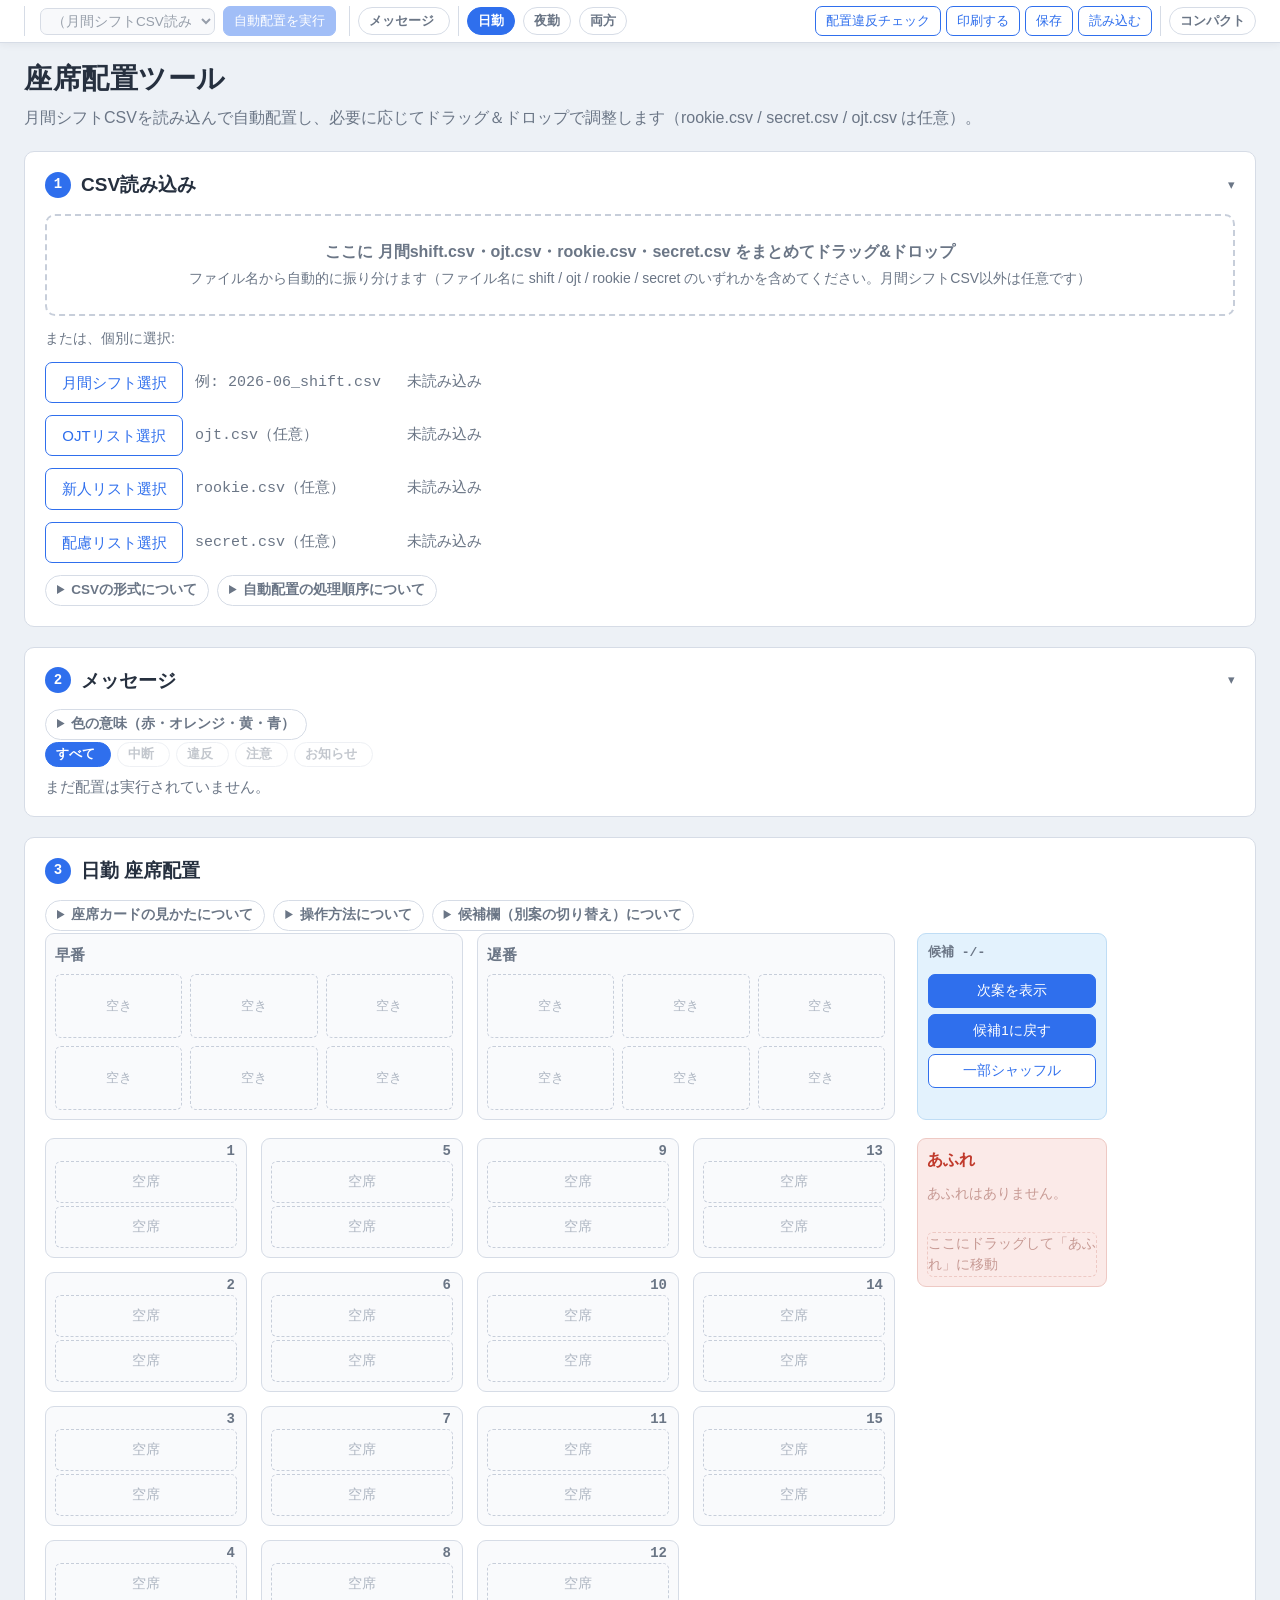
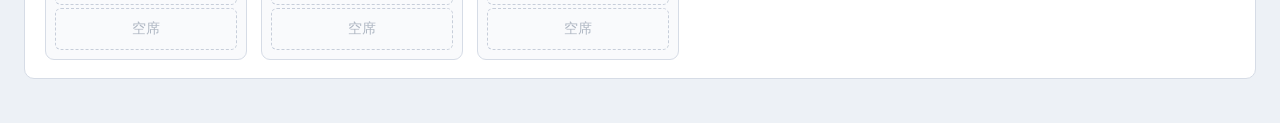
<file: index.html>
<!DOCTYPE html>
<html lang="ja">
<head>
<meta charset="UTF-8">
<meta name="viewport" content="width=device-width, initial-scale=1.0">
<title>座席配置ツール</title>
<link rel="stylesheet" href="css/style.css">
<!-- 画面の使い勝手の上乗せ層（ver0.5.9.2で追加）。この1行と最下部のux.jsを外すと元の画面に戻ります -->
<link rel="stylesheet" href="css/ux.css">
<style>
  .manual-link{font-size:.92em;margin:10px 0 2px;}
</style>
</head>
<body>

<h1>座席配置ツール</h1>
<p class="subtitle">月間シフトCSVを読み込んで自動配置し、必要に応じてドラッグ＆ドロップで調整します（rookie.csv / secret.csv / ojt.csv は任意）。</p>

<div class="panel">
  <h2><span class="step-num">1</span>CSV読み込み</h2>

  <div class="dropzone" id="csv-dropzone">
    <p><strong>ここに 月間shift.csv・ojt.csv・rookie.csv・secret.csv をまとめてドラッグ&ドロップ</strong></p>
    <p class="dropzone-sub">ファイル名から自動的に振り分けます（ファイル名に shift / ojt / rookie / secret のいずれかを含めてください。月間シフトCSV以外は任意です）</p>
  </div>
  <p class="dropzone-or">または、個別に選択:</p>

  <div class="file-row">
    <label class="file-btn" for="file-shift">月間シフト選択</label>
    <input type="file" id="file-shift" accept=".csv" class="visually-hidden">
    <span class="file-name-label">例: 2026-06_shift.csv</span>
    <span class="file-status empty" id="status-shift">未読み込み</span>
  </div>
  <div class="file-row">
    <label class="file-btn" for="file-ojt">OJTリスト選択</label>
    <input type="file" id="file-ojt" accept=".csv" class="visually-hidden">
    <span class="file-name-label">ojt.csv（任意）</span>
    <span class="file-status empty" id="status-ojt">未読み込み</span>
  </div>
  <div class="file-row">
    <label class="file-btn" for="file-rookie">新人リスト選択</label>
    <input type="file" id="file-rookie" accept=".csv" class="visually-hidden">
    <span class="file-name-label">rookie.csv（任意）</span>
    <span class="file-status empty" id="status-rookie">未読み込み</span>
  </div>
  <div class="file-row">
    <label class="file-btn" for="file-secret">配慮リスト選択</label>
    <input type="file" id="file-secret" accept=".csv" class="visually-hidden">
    <span class="file-name-label">secret.csv（任意）</span>
    <span class="file-status empty" id="status-secret">未読み込み</span>
  </div>

  <div class="date-picker-row">
    <label class="date-picker-label" for="date-select">配置対象日</label>
    <span class="year-month-label" id="year-month-label"></span>
    <select id="date-select" class="date-select" disabled>
      <option value="">（月間シフトCSV読み込み後に選択できます）</option>
    </select>
  </div>

  <div class="actions">
    <button id="btn-run" disabled>自動配置を実行</button>
    <span class="calc-time" id="calc-time"></span>
  </div>

    <details class="help">
    <summary>CSVの形式について</summary>
    <div class="help-content">

    <table>
      <tr><th>ファイル</th><th>必須</th><th>役割</th></tr>
      <tr><td>月間シフトCSV</td><td><span class="chip req">必須</span></td><td>1か月分の全出勤情報（ツール側で日付ごとに抽出）</td></tr>
      <tr><td>rookie.csv</td><td><span class="chip opt">任意</span></td><td>新人の固定席（座席5→10→6→11→7→12→8）</td></tr>
      <tr><td>secret.csv</td><td><span class="chip opt">任意</span></td><td>禁止席・固定席・要サポート・隣接禁止・優先フラグ</td></tr>
      <tr><td>ojt.csv</td><td><span class="chip opt">任意</span></td><td>教官とOJT対象者の同席</td></tr>
    </table>
    <p><strong>共通ルール:</strong> 文字コードはUTF-8（Excelでは「CSV UTF-8」形式で保存）。氏名は月間シフトCSVと同じ表記にそろえてください（姓名の間のスペースは有無・半角・全角を問いません）。座席番号は<strong>半角数字</strong>（1〜15）・スペース区切りで、<strong>入力した順＝優先順位</strong>です。任意のCSVは未読み込みでもエラーにはなりません。</p>
    <p><strong>1行目の見出しと列の並びは変えないでください。</strong>読み込んだ時点で確認し、違っていればその場で読み込みを中止します（列の位置でデータを読むため、並びが違うと全部の行が別の意味で読まれてしまいます）。<strong>必要な列より右に、自分用のメモ列を足すのは問題ありません</strong>（ツールは読みません）。</p>

    <p><strong>座席番号マップ</strong>（全15席。右下の1席は存在しません）</p>
    <table class="seatmap">
      <tr><td>1</td><td class="hl-r">5</td><td class="hl-x">9※</td><td>13</td></tr>
      <tr><td>2</td><td class="hl-r">6</td><td class="hl-n">10</td><td>14</td></tr>
      <tr><td>3</td><td class="hl-r">7</td><td>11</td><td class="hl-m">15</td></tr>
      <tr><td>4</td><td class="hl-r">8</td><td class="hl-m">12</td><td class="void">×</td></tr>
    </table>
    <p>緑＝新人固定席／青＝夜勤の役席・GL2人目の席／紫＝教官・OJT同席の既定の探索順（15→12→8→4→3→2→1→他）／※<strong>座席9番は通常の自動配置では使いません</strong>（CSVで <code>9</code> と明示指定した場合のみ例外的に配置され、メッセージが出ます。手動でのドラッグ＆ドロップは常に可能です）。</p>
    <p>新人固定席は<strong>5→10→6→11→7→12→8</strong>の順（新人1〜7）です。10・11・12は他の用途と重なるため、上の図では色を付けていません。</p>
    <p><strong>隣接禁止の「隣」は上下・左右・斜めのすべて</strong>です（例: 座席1のとなりは 2・5・6、座席6のとなりは 1・2・3・5・7・9・10・11）。<strong>同じ座席の1人目と2人目も「隣」に含みます</strong>（勤務時間がずれていても、隣接禁止のペアは同じ座席に入りません）。</p>

    <p class="manual-link">▶ 各ファイルの書きかた・よくある間違いは <a href="manual.html#sec-csv-common" target="_blank" rel="noopener">図解マニュアル「10. 4ファイル共通の書きかた」</a>／ざっと見るなら <a href="manual.html#sec-csv-table" target="_blank" rel="noopener">「9. 4ファイル早見表」</a>／反映されないときは <a href="manual.html#sec-messages" target="_blank" rel="noopener">「12. メッセージ一覧と対処」</a> を参照</p>
    </div>
  </details>

    <details class="help">
    <summary>自動配置の処理順序について</summary>
    <div class="help-content">
    <p>役席・GLの別枠（早番・遅番エリア／夜勤GL枠）を先に確定したあと、座席1〜15を次の順で配置します。</p>
    <p><strong>優先フラグ → 新人固定席 → 教官・OJT → 固定席 → 要サポート → 隣接禁止の対象者（全探索） → 禁止席だけの対象者 → その他のスタッフ（出勤時刻が早い順）</strong></p>
    <p><strong>座る席を指名するルールは、1人に1つだけです。</strong>固定席・要サポート・新人（rookie.csv）・OJT（ojt.csv）はどれも「座る席を指名する」ルールで、同じ人に2つ以上当たっていると後のほうが黙って無視されるため、配置を中断します。<strong>禁止席・隣接禁止は「座らせない席を外す」ルール</strong>なので、上の4つのどれかと一緒に使えます。</p>
    <p>座席9番は通常の自動配置では使いません（固定席・要サポート・OJT対象座席で <code>9</code> と明示指定した場合のみ例外）。指定席に配置できなかった場合は、メッセージを表示したうえで通常の空席探索にフォールバックします。</p>
    <p>隣接禁止の全探索で1通りも見つからなかった場合は、隣接禁止の順番を1段階ずつ前へ繰り上げて探し直します（段階1＝要サポートより前、段階2＝固定席より前まで）。優先フラグ・新人固定席・教官・OJTより前には動かしません。</p>
    <p>夜勤のみ、同列で上下に隣接する座席を（他に候補がある限り）避けます。これは隣接禁止の「全方向」とは別の、ゆるやかな回避です。</p>
    <p class="manual-link">▶ 各段階のくわしいルールは <a href="manual.html#sec-order" target="_blank" rel="noopener">図解マニュアル「6. 配置の順番 早見表」</a>／ルールごとの書きかたは <a href="manual.html#sec-rules" target="_blank" rel="noopener">「7. ルール別ガイド」</a> を参照</p>
    </div>
  </details>
</div>

<div class="panel" id="messages-panel">
  <h2><span class="step-num">2</span>メッセージ</h2>
  <details class="help legend-toggle">
    <summary>色の意味（赤・オレンジ・黄・青）</summary>
    <div class="help-content">
      <p class="messages-legend"><b class="lv-error">赤</b>が出たら<b>座席表はできていません</b>（入力を直して実行し直してください）。<b class="lv-violation">オレンジ</b>＝座席表はできたが置けない人・ルール違反あり／<b class="lv-warn">黄</b>＝読み飛ばし・注意／<b class="lv-info">青</b>＝お知らせ。オレンジ以下は座席表を見ながらご確認ください。</p>
    </div>
  </details>
  <div id="messages"><div class="empty-note">まだ配置は実行されていません。</div></div>
</div>

<div class="panel">
  <h2><span class="step-num">3</span>日勤 座席配置<span id="day-date-label"></span></h2>

    <details class="help">
    <summary>座席カードの見かたについて</summary>
    <div class="help-content">
    <p>各カードの氏名の右にある✎アイコンから、氏名・時刻の手入力修正や、その日の配置からの削除ができます。</p>
    <table>
      <tr><th>表示</th><th>意味</th></tr>
      <tr><td>優先</td><td>secret.csvで優先フラグ（5列目）が設定されている人。座席1〜15の中で最優先に配置されます（フラグの数値は表示しません）。<b>優先フラグは座席を決めるものではないため、種別（固定席・禁止席・要サポート）と必ず併記してください</b>（単独で書くと配置を中断します）</td></tr>
      <tr><td>新人1〜新人7</td><td>新人（rookie.csv記載者）の固定席での優先順位（8人目以降はバッジなし）</td></tr>
      <tr><td>固定席</td><td>secret.csvで座席を指定されている人（候補3件以上は「複数有」と表示）</td></tr>
      <tr><td>要サポ</td><td>「要サポート」として座席を指定されている人（表示ルールは固定席と同じ）</td></tr>
      <tr><td>禁止席</td><td>指定座席への配置を禁止されている人</td></tr>
      <tr><td>隣禁止</td><td>同じ記号（A・B…）を持つ人同士が隣接禁止の相手。「禁止席」バッジとは色で区別しています（隣禁止＝ピンク／禁止席＝黄）</td></tr>
      <tr><td>夜勤GL席</td><td>固定席「夜勤GL席」を指定した夜勤の人</td></tr>
      <tr><td>教官／OJT</td><td>ojt.csvに記載されている教官／OJT対象者</td></tr>
      <tr><td>黄色の時刻＋※</td><td>その出退勤時刻が<b>OP残業</b>であることを示します（出勤時刻＝前残業／退勤時刻＝後残業）</td></tr>
      <tr><td>緑色の時刻＋◆</td><td>その出退勤時刻が<b>GL残業</b>であることを示します</td></tr>
    </table>
    <p>配置しきれなかったスタッフ（早番・遅番エリアの6名を超えた役席・GLを含む）は、右の「あふれ」欄に表示されます。座席カードの見かたは「4. 夜勤 座席配置」でも同じです。</p>
    <p class="manual-link">▶ バッジのくわしい説明は <a href="manual.html#sec-screen" target="_blank" rel="noopener">図解マニュアル「2. 画面の見かた」</a>／座席番号と列の並びは <a href="manual.html#sec-map" target="_blank" rel="noopener">「5. 座席マップと座席9番」</a> を参照</p>
    </div>
  </details>

    <details class="help">
    <summary>操作方法について</summary>
    <div class="help-content">
    <table>
      <tr><th>したいこと</th><th>操作</th></tr>
      <tr><td>席を入れ替える（座席9番も含め、どの座席にも手動でなら配置できます）</td><td>カードをドラッグ＆ドロップ。同じ枠内はもちろん、早番⇔遅番、座席⇔あふれなど、別の枠との間でも自由に移動できます</td></tr>
      <tr><td>氏名・時刻を直す／その日の配置から外す</td><td>カードの氏名の右にある✎アイコン</td></tr>
      <tr><td>手動で動かした後の確認</td><td>「手動変更後 配置違反チェック」を押します。ドラッグ操作は配置ルールを自動チェックしないため、動かしたら必ず実行してください</td></tr>
      <tr><td>別の配置案を見る</td><td>座席表の右の候補欄で「次案を表示」。押すたびに次の候補へ進み、最後まで行くと候補1に戻ります。行き過ぎたら「候補1に戻す」で候補1へ一発で戻れます</td></tr>
      <tr><td>条件のない人だけ入れ替える</td><td>「一部シャッフル」。隣接禁止・固定席・要サポート・教官OJT・新人固定席の座席はそのままで、禁止席だけの対象者とその他スタッフを振り直します</td></tr>
      <tr><td>チェック・印刷・保存/読み込みのボタンの場所</td><td>下の「4. 夜勤 座席配置」パネルの末尾（日勤・夜勤の両方が対象です）</td></tr>
    </table>
    </div>
  </details>

    <details class="help">
    <summary>候補欄（別案の切り替え）について</summary>
    <div class="help-content">
    <p>隣接禁止の対象者がいる日は、座席表の右に「候補 3 / 12」のような欄が出ます。候補は<strong>良い順に並んでいます</strong>。数字の下のラベルは、いま見ている案が先頭の案と比べてどうかを示します。</p>
    <p>劣る案も隠さずに表示しています。<strong>ラベルが変わったところが境目</strong>なので、行き過ぎたら「候補1に戻す」で戻ってください。実行可能な配置が多い日はラベルがずっと「最良グループ（99件）」のままになりますが、故障ではありません。</p>
    <p class="manual-link">▶ くわしくは <a href="manual.html#sec-candidates" target="_blank" rel="noopener">図解マニュアル「3. 配置を調整する（B 候補欄とラベルを読む）」</a> を参照</p>
    </div>
  </details>

  <div class="leader-areas">
    <div class="leader-pair">
      <div class="leader-area">
        <h3>早番</h3>
        <div class="leader-grid" id="early-grid"></div>
      </div>
      <div class="leader-area">
        <h3>遅番</h3>
        <div class="leader-grid" id="late-grid"></div>
      </div>
    </div>
    <div class="candidate-panel">
      <div class="candidate-panel-inner" id="day-candidate-inner" hidden>
        <div class="candidate-count" id="day-candidate-count">候補 -/-</div>
        <div class="candidate-note" id="day-candidate-note"></div>
        <div class="candidate-buttons">
          <button type="button" class="candidate-btn" id="day-btn-next-pattern" title="次の候補を表示します">次案を表示</button>
          <button type="button" class="candidate-btn" id="day-btn-best-pattern" title="候補1（最良と判定された案）に戻します">候補1に戻す</button>
          <button type="button" class="candidate-btn secondary" id="day-btn-shuffle-others" title="禁止席対象者と条件指定の無いスタッフのみシャッフルします">一部シャッフル</button>
        </div>
      </div>
    </div>
  </div>

  <div class="layout">
    <div class="seat-grid" id="seat-grid"></div>

    <div class="overflow-panel">
      <h3>あふれ</h3>
      <div class="overflow-list" id="overflow-list"></div>
      <div class="overflow-append" id="overflow-append">ここにドラッグして「あふれ」に移動</div>
    </div>
  </div>

</div>

<div class="panel">
  <h2><span class="step-num">4</span>夜勤 座席配置<span id="night-date-label"></span></h2>

    <details class="help">
    <summary>夜勤パネルの見かたについて</summary>
    <div class="help-content">
    <p>夜勤のスタッフ（開始時刻が22:00より遅い、または終了時刻が26:00より遅い人）は、このパネルに配置されます。座席のレイアウト・番号・カードの見かたは日勤と共通です（座席9番の扱いも同じ）。</p>
    <p>夜勤の役席・GLは、1名なら「夜勤GL」枠（右側）へ。2名以上なら1名が「夜勤GL」枠、次の1名が座席10、3人目以降は空いている座席に配置されます。</p>
    <p>左側の見出しのない枠は予備枠です。自動配置では使いませんが、カードの一時置き場や印刷後の手書きスペースとして使えます（移動後は「手動変更後 配置違反チェック」で確認してください）。</p>
    <p class="manual-link">▶ 夜勤GL枠の決まりかたは <a href="manual.html#sec-order" target="_blank" rel="noopener">図解マニュアル「6. 配置の順番 早見表」</a>／隣接回避のくわしいルールは <a href="manual.html#r-adj" target="_blank" rel="noopener">「7. 隣接禁止」</a> を参照</p>
    </div>
  </details>

    <details class="help">
    <summary>操作方法について</summary>
    <div class="help-content">
    <p>
      「3. 日勤 座席配置」パネルの「操作方法について」「候補欄（別案の切り替え）について」を参照してください。夜勤側にも同じ候補欄・ボタンがあります。
    </p>
    </div>
  </details>

  <div class="leader-areas">
    <div class="leader-pair">
      <div class="leader-area">
        <h3>&nbsp;</h3>
        <div class="leader-grid" id="night-spare-grid"></div>
      </div>
      <div class="leader-area">
        <h3>夜勤GL</h3>
        <div class="leader-grid" id="night-gl-grid"></div>
      </div>
    </div>
    <div class="candidate-panel">
      <div class="candidate-panel-inner" id="night-candidate-inner" hidden>
        <div class="candidate-count" id="night-candidate-count">候補 -/-</div>
        <div class="candidate-note" id="night-candidate-note"></div>
        <div class="candidate-buttons">
          <button type="button" class="candidate-btn" id="night-btn-next-pattern" title="次の候補を表示します">次案を表示</button>
          <button type="button" class="candidate-btn" id="night-btn-best-pattern" title="候補1（最良と判定された案）に戻します">候補1に戻す</button>
          <button type="button" class="candidate-btn secondary" id="night-btn-shuffle-others" title="禁止席対象者と条件指定の無いスタッフのみシャッフルします">一部シャッフル</button>
        </div>
      </div>
    </div>
  </div>

  <div class="layout">
    <div class="seat-grid" id="night-seat-grid"></div>

    <div class="overflow-panel">
      <h3>あふれ</h3>
      <div class="overflow-list" id="night-overflow-list"></div>
      <div class="overflow-append" id="night-overflow-append">ここにドラッグして「あふれ」に移動</div>
    </div>
  </div>

  <div class="actions">
    <button id="btn-check" class="secondary multiline-btn"><span>手動変更後</span><span>配置違反チェック</span></button>
    <button id="btn-print" class="secondary multiline-btn"><span>印刷する</span></button>
    <button id="btn-save" class="secondary multiline-btn"><span>現在の配置を</span><span>保存</span></button>
    <button id="btn-load" class="secondary multiline-btn"><span>保存した配置を</span><span>読み込む</span></button>
    <input type="file" id="file-load" accept=".json,application/json" class="visually-hidden">
  </div>

    <details class="help">
    <summary>手動変更後 配置違反チェックについて</summary>
    <div class="help-content">
    <p>座席ルールの違反に加えて、日勤・夜勤の入れ違いや、夜勤の役席・GLがいるのに「夜勤GL」枠が空になっているケースも検出します。</p>
    <p>教官・OJT本人同士の同席は違反として扱いません。OJT対象者と臨時教官の同席は、エラーではなく「意図した配置か確認してください」という確認メッセージのみ表示します。座席9番への手動配置も違反にはなりません。</p>
    <p class="manual-link">▶ くわしくは <a href="manual.html#p4-check" target="_blank" rel="noopener">図解マニュアル「4. チェック・印刷・保存」</a> を参照</p>
    </div>
  </details>

    <details class="help">
    <summary>印刷について</summary>
    <div class="help-content">
    <p>「印刷する」ボタンを押すと、座席表の日付を確認する画面が出ます（間違っていればその場で修正できます）。OKを押すと、1ページ目＝日勤、2ページ目＝夜勤のA4各1枚の印刷用ページが新しいタブで開き、そのまま印刷プレビューに進みます（両面コピー用）。</p>
    <p>印刷プレビュー画面を誤って閉じてしまった場合は、開いたタブの上部にある「この内容を印刷する」ボタンから、いつでも印刷プレビューをやり直せます。</p>
    <p class="manual-link">▶ くわしくは <a href="manual.html#p4-print" target="_blank" rel="noopener">図解マニュアル「4. チェック・印刷・保存」</a> を参照</p>
    </div>
  </details>

    <details class="help">
    <summary>配置の保存・読み込みについて</summary>
    <div class="help-content">
    <p>「現在の配置を保存」で、いま表示中の配置（手動調整・✎編集の内容を含む）をJSONファイルとしてダウンロードします。「保存した配置を読み込む」で、そのJSONファイルから同じ配置に戻せます。</p>
    <p><strong>secret.csv 由来のバッジ（固定席・禁止席・要サポート・隣禁止・優先・夜勤GL席）は保存されません。</strong>読み込み後にこれらの表示や配置違反チェックを使うには、secret.csv を読み込み直してください（読み込み済みなら自動的に適用されます）。</p>
    <p><strong>新人（rookie.csv）と教官・OJT（ojt.csv）のバッジは保存されます。</strong>いずれも、対応するCSVを読み込んでいればその内容で付け直し、読み込んでいなければ保存ファイルの内容を維持します。</p>
    <p class="manual-link">▶ 保存されない情報の範囲とその理由は <a href="manual.html#p4-save" target="_blank" rel="noopener">図解マニュアル「4. チェック・印刷・保存」</a> を参照</p>
    </div>
  </details>

</div>

<script src="js/csv.js"></script>
<script src="js/algorithm.js"></script>
<script src="js/ui.js"></script>
<script src="js/ux.js"></script>
</body>
</html>
</file>
<file: css/style.css>
:root{
    --bg:#EDF1F6;
    --panel:#FFFFFF;
    --border:#D6DCE6;
    --text:#26303F;
    --text-muted:#6B7686;
    --accent:#2F6FED;
    --accent-dark:#1E52C0;
    --rookie:#2E8B57;
    --rookie-bg:#E7F5EE;
    --lock:#B8860B;
    --lock-bg:#FBF3DE;
    --adjacent:#C2255C;
    --adjacent-bg:#FCE8EF;
    --overflow:#C0392B;
    --overflow-bg:#FBEAE8;
    --mentor:#6B46C1;
    --mentor-bg:#F1EAFB;
    --support:#0E7C86;
    --support-bg:#E3F4F5;
    --priority:#C2410C;
    --priority-bg:#FDEBE0;
    --empty-border:#C7CEDA;
    /* 残業の目印。OP残業＝黄、GL残業＝緑。〈ver0.5.5でGL残業を追加〉 */
    --ot-bg:#FFF3B0;
    --ot-mark:#8A6D00;
    --ot-gl-bg:#C8EFD0;
    --ot-gl-mark:#1B6B3A;
    --font-ui: "Yu Gothic UI","Meiryo","Hiragino Kaku Gothic ProN",sans-serif;
    --font-mono: "Consolas","Courier New",monospace;
  }
  *{box-sizing:border-box;}
  body{
    margin:0;
    padding:24px;
    background:var(--bg);
    color:var(--text);
    font-family:var(--font-ui);
    font-size:16px;
    line-height:1.55;
  }
  h1{
    font-size:28px;
    margin:0 0 6px;
    letter-spacing:.02em;
  }
  .subtitle{
    color:var(--text-muted);
    font-size:16px;
    margin:0 0 20px;
  }
  .panel{
    background:var(--panel);
    border:1px solid var(--border);
    border-radius:10px;
    padding:18px 20px;
    margin-bottom:20px;
    transition:box-shadow .25s ease;
  }
  .panel.flash-highlight{
    box-shadow:0 0 0 3px var(--accent);
    animation:flashFade 1.6s ease forwards;
  }
  @keyframes flashFade{
    0%{ box-shadow:0 0 0 3px var(--accent); }
    70%{ box-shadow:0 0 0 3px var(--accent); }
    100%{ box-shadow:0 0 0 0 rgba(0,0,0,0); }
  }
  .panel h2{
    font-size:19px;
    margin:0 0 14px;
    color:var(--text);
    display:flex;
    align-items:center;
    gap:10px;
  }
  .panel h2 .step-num{
    display:inline-flex;
    align-items:center;
    justify-content:center;
    width:26px;height:26px;
    border-radius:50%;
    background:var(--accent);
    color:#fff;
    font-size:14px;
    font-family:var(--font-mono);
  }
  .dropzone{
    border:2px dashed var(--empty-border);
    border-radius:10px;
    padding:20px;
    text-align:center;
    color:var(--text-muted);
    margin-bottom:12px;
    transition:background .12s, border-color .12s, color .12s;
  }
  .dropzone p{ margin:4px 0; font-size:16px; }
  .dropzone-sub{ font-size:14px !important; }
  .dropzone.dragover{
    border-color:var(--accent);
    background:#EEF3FE;
    color:var(--accent-dark);
  }
  .dropzone-or{
    font-size:14px;
    color:var(--text-muted);
    margin:0 0 12px;
  }
  .file-row{
    display:grid;
    grid-template-columns:138px 200px auto;
    align-items:center;
    gap:12px;
    margin-bottom:12px;
  }
  .file-btn{
    display:flex;
    align-items:center;
    justify-content:center;
    width:100%;
    box-sizing:border-box;
    font-size:15px;
    padding:8px 12px;
    border-radius:7px;
    border:1px solid var(--accent);
    background:#fff;
    color:var(--accent);
    cursor:pointer;
    white-space:nowrap;
    transition:background .12s;
  }
  .file-btn:hover{ background:#EEF3FE; }
  .visually-hidden{
    position:absolute;
    width:1px;height:1px;
    padding:0;margin:-1px;
    overflow:hidden;
    clip:rect(0,0,0,0);
    white-space:nowrap;
    border:0;
  }
  .file-name-label{
    font-size:15px;
    font-family:var(--font-mono);
    color:var(--text-muted);
    white-space:nowrap;
    overflow:hidden;
    text-overflow:ellipsis;
  }
  .file-status{
    font-size:15px;
    color:var(--rookie);
    font-family:var(--font-mono);
  }
  .file-status.empty{ color:var(--text-muted); }
  .date-picker-row{
    display:inline-flex;
    align-items:center;
    gap:12px;
    margin:2px 0 16px;
    padding:10px 14px;
    background:#F7F9FC;
    border:1px solid var(--border);
    border-radius:8px;
    flex-wrap:wrap;
    max-width:100%;
  }
  .date-picker-label{
    font-size:15px;
    font-weight:600;
    color:var(--text);
  }
  .year-month-label{
    font-size:15px;
    color:var(--text-muted);
    font-family:var(--font-mono);
  }
  .date-select{
    font-family:var(--font-ui);
    font-size:16px;
    padding:7px 10px;
    border-radius:7px;
    border:1px solid var(--accent);
    background:#fff;
    color:var(--text);
  }
  .date-select:disabled{
    border-color:var(--empty-border);
    color:var(--text-muted);
    background:#F5F7FA;
  }
  .actions{
    display:flex;
    align-items:center;
    gap:12px;
    margin-top:16px;
    flex-wrap:wrap;
  }
  .calc-time{
    font-size:15px;
    color:var(--text-muted);
  }
  button{
    font-family:var(--font-ui);
    font-size:16px;
    padding:11px 20px;
    border-radius:7px;
    border:1px solid var(--accent);
    background:var(--accent);
    color:#fff;
    cursor:pointer;
    transition:background .12s;
  }
  button:hover{ background:var(--accent-dark); }
  button.multiline-btn{
    display:flex;
    flex-direction:column;
    align-items:center;
    justify-content:center;
    line-height:1.4;
    gap:2px;
    padding:9px 20px;
  }
  button.multiline-btn span{ display:block; }
  button.secondary{
    background:#fff;
    color:var(--accent);
  }
  button.secondary:hover{ background:#EEF3FE; }
  button:disabled{
    opacity:.45;
    cursor:not-allowed;
  }
  details.help{
    margin-top:12px;
    font-size:15px;
    color:var(--text-muted);
  }
  /* 「座席カードの見かたについて」→「操作方法について」のように、
     トグル同士が連続する場合は間隔を半分程度に詰める */
  details.help + details.help{
    margin-top:0;
  }
  details.help summary{
    cursor:pointer;
    color:var(--accent);
    font-size:16px;
    margin-bottom:8px;
    padding:4px 0;
    /* summary は既定でブロック幅いっぱいに広がるため、文字の無い右側の余白を
       クリックしてもトグルが開いてしまう。文字幅（＋▶マーカー）に合わせて縮め、
       クリック範囲を文字列だけに限定する。
       max-width は、ウィンドウが狭く文字が折り返す場合にパネルからはみ出さない
       ための保険。
       注意: 将来 summary に背景色や枠線を付ける場合、この指定だと見た目も一緒に
       縮む。横いっぱいに見せたいときは、見た目用の要素とクリック範囲を分けること。
       この指定は details.help 配下の入れ子 summary（723〜725行目）にも効くため、
       トグルの挙動はすべて揃う。 */
    width:fit-content;
    max-width:100%;
  }
  details.help[open] summary{
    margin-bottom:0;
  }
  details.help .help-content{
    border-left:3px solid var(--accent);
    background:#F7F9FC;
    border-radius:0 8px 8px 0;
    padding:10px 14px 12px;
    margin:6px 0 4px;
  }
  details.help table{
    border-collapse:collapse;
    margin:10px 0 16px;
    font-size:14.5px;
  }
  details.help th, details.help td{
    border:1px solid var(--border);
    padding:6px 10px;
    text-align:left;
  }
  details.help th{ background:#F5F7FA; }
  details.help code{
    background:#F5F7FA;
    padding:1px 5px;
    border-radius:4px;
    font-family:var(--font-mono);
  }

  #messages{
    max-height:220px;
    overflow-y:auto;
    font-size:15px;
  }
  #messages .empty-note{ color:var(--text-muted); }
  /* メッセージ欄の色の凡例〈ver0.5.7で追加。ver0.5.7.3でトグル化〉。
     常時表示だと毎回同じ説明が場所を取り、実際のメッセージが下へ押し下げられる。
     内容は初回に一度読めば足りるため、既定では畳んでおく。開閉の見た目と挙動は
     「CSVの形式について」などのトグル（details.help）に揃えてある。
     details.help と詳細度が同じため、この規則は details.help の後ろに置くこと。 */
  details.legend-toggle{
    margin:0 0 10px;
  }
  details.legend-toggle summary{
    font-size:15px;
    margin-bottom:0;
  }
  .messages-legend{
    font-size:14px;
    color:var(--text-muted);
    margin:0;
    line-height:1.6;
  }
  .messages-legend .lv-error,
  .messages-legend .lv-violation,
  .messages-legend .lv-warn,
  .messages-legend .lv-info{ padding:1px 6px; border-radius:4px; }
  .messages-legend .lv-error{ background:var(--overflow-bg); color:var(--overflow); }
  .messages-legend .lv-violation{ background:var(--priority-bg); color:var(--priority); }
  .messages-legend .lv-warn{ background:var(--lock-bg); color:var(--lock); }
  .messages-legend .lv-info{ background:#E8EFFD; color:var(--accent); }
  .log-line{
    padding:9px 12px;
    border-left:3px solid var(--border);
    margin-bottom:6px;
    border-radius:3px;
    background:#F7F9FB;
    /* 中断理由は複数行で書くため、メッセージ内の改行をそのまま表示する〈ver0.5.7〉 */
    white-space:pre-wrap;
  }
  /* メッセージの4段階〈ver0.5.7で violation を追加〉
     error（赤）     … 座席表ができていない（配置を中断した）
     violation（橙） … 座席表はできたが、置けない人・ルール違反がある
     warn（黄）      … 読み飛ばし・注意喚起
     info（青）      … お知らせ
     現場への説明は「赤が出たら座席表はできていない。それ以外は座席表を見ながら確認する」 */
  .log-line.info{ border-left-color:var(--accent); }
  /* 「計算中…」表示（ver0.5.8） */
  .calc-time.calc-busy{ color:var(--accent); font-weight:700; }
  .log-line.warn{ border-left-color:var(--lock); background:var(--lock-bg); }
  .log-line.violation{ border-left-color:var(--priority); background:var(--priority-bg); }
  .log-line.error{ border-left-color:var(--overflow); background:var(--overflow-bg); }

  .layout{
    display:flex;
    gap:22px;
    align-items:flex-start;
    flex-wrap:wrap;
  }
  .leader-areas{
    display:flex;
    gap:22px;               /* .layout と同じ間隔にして、候補欄をあふれ欄と横位置で揃える */
    margin-bottom:18px;
  }
  .leader-pair{
    display:flex;
    gap:14px;
  }
  .leader-area{
    width:418px;
    background:#F9FAFC;
    border:1px solid var(--border);
    border-radius:9px;
    padding:9px;
  }
  .leader-area h3{
    margin:0 0 8px;
    font-size:15px;
    color:var(--text-muted);
  }
  .leader-grid{
    display:grid;
    grid-template-columns:repeat(3, 1fr);
    gap:8px;
  }
  .leader-cell{
    display:flex;
    flex-direction:column;
  }
  .leader-slot{
    min-height:64px;
    border-radius:6px;
    border:1.5px dashed var(--empty-border);
    display:flex;
    align-items:center;
    justify-content:center;
    font-size:13px;
    color:#AEB6C2;
    padding:3px;
  }
  .leader-slot.filled{
    border-style:solid;
    border-color:transparent;
    padding:0;
  }
  .leader-slot.dragover{
    border-color:var(--accent);
    background:#EEF3FE;
  }
  .leader-card{
    width:100%;
    height:100%;
    border-radius:6px;
    border:1.5px solid var(--border);
    background:#fff;
    padding:5px 6px;
    cursor:grab;
    display:flex;
    flex-direction:column;
    gap:2px;
  }
  .leader-name-row{
    display:flex;
    align-items:center;
    justify-content:space-between;
    gap:2px;
    min-width:0;
  }
  .leader-name-row .edit-toggle{
    position:relative;
    left:-10px;
  }
  .leader-name{
    flex:1;
    font-size:15px;
    font-weight:600;
    white-space:nowrap;
    overflow:hidden;
    text-overflow:ellipsis;
    min-width:0;
  }
  .leader-time{
    font-family:var(--font-mono);
    font-size:15px;
    color:var(--text-muted);
    white-space:nowrap;
  }
  .leader-time .time-sep{
    font-size:12px;
    margin:0 1px;
  }
  .leader-blank{
    flex:1;
  }

  .seat-grid{
    display:grid;
    grid-template-columns:repeat(4, 202px);
    grid-template-rows:repeat(4, auto);
    gap:14px;
  }
.seat{
    background:#F9FAFC;
    border:1px solid var(--border);
    border-radius:9px;
    padding:5px 9px 9px;   /* 上だけ 9px→5px に縮小 */
    min-height:104px;
    display:flex;
    flex-direction:column;
    gap:3px;               /* 7px→3px、座席番号と空席枠の間隔を縮小 */
  }
  .seat.spacer{
    background:transparent;
    border:none;
  }
  .seat-coord{
    font-family:var(--font-mono);
    font-size:14px;
    font-weight:700;
    color:var(--text-muted);
    text-align:right;
    padding-right:2px;
    line-height:1;         /* フォントの行間による余分な高さを削る */
  }
  .slot{
    min-height:42px;
    border-radius:6px;
    border:1.5px dashed var(--empty-border);
    display:flex;
    align-items:center;
    justify-content:center;
    font-size:14px;
    color:#AEB6C2;
    padding:4px;
  }
  .slot.filled{
    border-style:solid;
    border-color:transparent;
    padding:0;
  }
  .slot.dragover{
    border-color:var(--accent);
    background:#EEF3FE;
  }
  .person-card{
    width:100%;
    height:100%;
    border-radius:6px;
    border:1.5px solid var(--border);
    background:#fff;
    padding:6px 8px;
    cursor:grab;
    font-size:15px;
    display:flex;
    flex-direction:row;
    align-items:center;
    justify-content:flex-start;
    gap:10px;
    position:relative;
  }
  .person-card.rookie{ border-left:4px solid var(--rookie); }
  .person-card .info{
    width:105px; /* 編集ボタンの位置をここで揃える固定幅 */
    flex-shrink:0;
    display:flex;
    flex-direction:column;
    gap:1px;
  }
  .person-card .name-row{
    display:flex;
    flex-direction:row;
    align-items:center;
    justify-content:space-between;
    gap:2px;
    min-width:0;
  }
  .person-card .time{
    font-family:var(--font-mono);
    font-size:16px;
    color:var(--text-muted);
    white-space:nowrap;
  }
  .person-card .time .time-sep{
    font-size:12px;
    margin:0 1px;
  }
  /* 残業の目印。ot-op（OP残業）＝黄色マーカー＋「※」、
     ot-gl（GL残業）＝緑色マーカー＋「◆」。記号はui.js側で付与する。
     印刷時にマーカーが出ない設定のプリンタでも、記号だけで見分けられる。 */
  .ot-time{
    border-radius:4px;
    padding:0 3px;
  }
  .ot-time.ot-op{ background:var(--ot-bg); }
  .ot-time.ot-gl{ background:var(--ot-gl-bg); }
  .ot-mark{
    font-size:10px;
    vertical-align:top;
    margin-left:1px;
  }
  .ot-time.ot-op .ot-mark{ color:var(--ot-mark); }
  .ot-time.ot-gl .ot-mark{ color:var(--ot-gl-mark); }
  .person-card .name{
    flex:1;
    font-weight:600;
    white-space:nowrap;
    overflow:hidden;
    text-overflow:ellipsis;
    min-width:0;
  }
  .person-card .badges{
    display:flex;
    flex-direction:column;
    align-items:flex-end;
    gap:4px;
    flex-shrink:0;
  }
  .badge{
    font-size:13px;
    font-weight:600;
    padding:2px 5px;
    border-radius:9px;
    font-family:var(--font-ui);
    white-space:nowrap;
    line-height:1.3;
    display:flex;
    flex-direction:column;
    align-items:center;
    text-align:center;
  }
  .badge-line2{
    font-family:var(--font-mono);
    font-size:12.5px;
  }
  .badge.rookie{ background:var(--rookie-bg); color:var(--rookie); }
  .badge.designated{ background:#E6F0FB; color:var(--accent-dark); }
  .badge.lock{ background:var(--lock-bg); color:var(--lock); }
  .badge.adjacent{ background:var(--adjacent-bg); color:var(--adjacent); }
  .badge.mentor{ background:var(--mentor-bg); color:var(--mentor); }
  .badge.support{ background:var(--support-bg); color:var(--support); }
  .badge.priority{ background:var(--priority-bg); color:var(--priority); }

  .edit-toggle{
    flex-shrink:0;
    font-size:14px;
    line-height:1;
    padding:2px 3px;
    border-radius:5px;
    border:none;
    background:transparent;
    color:var(--text-muted);
    cursor:pointer;
  }
  .edit-toggle:hover{ background:#EEF3FE; color:var(--accent); }

  .edit-form{
    width:100%;
    height:100%;
    border-radius:6px;
    border:1.5px solid var(--accent);
    background:#fff;
    padding:8px;
    display:flex;
    flex-direction:column;
    gap:6px;
  }
  .edit-input{
    width:100%;
    font-family:var(--font-ui);
    font-size:15px;
    padding:5px 7px;
    border-radius:5px;
    border:1px solid var(--border);
  }
  .edit-time-row{
    display:flex;
    align-items:center;
    gap:4px;
  }
  .edit-time-row .edit-input{
    font-family:var(--font-mono);
    width:0;
    flex:1;
  }
  .edit-time-sep{
    color:var(--text-muted);
    flex-shrink:0;
  }
  .edit-error{
    font-size:12.5px;
    color:var(--overflow);
    min-height:1em;
  }
  .edit-btn-row{
    display:flex;
    gap:6px;
    flex-wrap:wrap;
  }
  .edit-btn{
    font-family:var(--font-ui);
    font-size:13px;
    padding:6px 10px;
    border-radius:6px;
    border:1px solid var(--accent);
    background:var(--accent);
    color:#fff;
    cursor:pointer;
  }
  .edit-btn.cancel{
    background:#fff;
    color:var(--text-muted);
    border-color:var(--border);
  }
  .edit-btn.delete{
    background:#fff;
    color:var(--overflow);
    border-color:var(--overflow);
    margin-left:auto;
  }

  .overflow-panel{
    width:190px;
    min-height:130px;
    background:var(--overflow-bg);
    border:1px solid #EEC9C4;
    border-radius:9px;
    padding:9px;
  }
  .overflow-panel h3{
    margin:0 0 10px;
    font-size:16px;
    color:var(--overflow);
  }
  .overflow-list{
    display:flex;
    flex-direction:column;
    gap:7px;
    min-height:40px;
  }
  .overflow-append{
    margin-top:9px;
    min-height:38px;
    border:1.5px dashed #EEC9C4;
    border-radius:6px;
    font-size:14px;
    color:#C79A94;
    display:flex;
    align-items:center;
    justify-content:center;
  }
  .overflow-append.dragover{ border-color:var(--overflow); background:#fff; }
  .overflow-slot{
    border-radius:6px;
  }
  .overflow-slot.dragover{
    outline:2px dashed var(--overflow);
    outline-offset:2px;
  }
  .overflow-empty-note{
    font-size:14px;
    color:#C79A94;
  }
  /* 全探索backtrack：候補パネル（「次案を表示」「候補1に戻す」「一部シャッフル」ボタン。ver0.4.8で追加） */
  .candidate-panel{
    width:190px;
    flex:none;
    display:flex;
  }
  .candidate-panel-inner{
    width:100%;
    background:#E3F2FD;
    border:1px solid #BFDDF5;
    border-radius:9px;
    padding:9px 10px;
    display:flex;
    flex-direction:column;
    gap:7px;
  }
  .candidate-count{
    font-size:13px;
    font-weight:600;
    color:var(--text-muted);
    font-family:var(--font-mono);
  }
  /* 候補欄の下に出す「同格グループ」ラベル（ver0.4.17）。先頭の案と同格なら
     通常色、①指定席・②同時刻入替の点で劣る案では注意色にして気づけるようにする */
  .candidate-note{
    font-size:12px;
    line-height:1.35;
    color:var(--text-muted);
    margin-top:-3px;
  }
  .candidate-note.is-lower{
    color:#B26A00;
    font-weight:600;
  }
  .candidate-buttons{
    display:flex;
    flex-direction:column;
    gap:6px;
  }
  button.candidate-btn{
    font-size:13.5px;
    padding:7px 8px;
    gap:1px;
  }
  /* 候補ボタンの2行目（補足行）用。ver0.4.17で候補ボタンを全て1行に統一したため
     現在は未使用だが、補足行を復活させる場合に備えて残している */
  .candidate-btn-sub{
    font-weight:400;
    opacity:.85;
  }
  .candidate-btn:disabled{
    opacity:.4;
    cursor:not-allowed;
  }

  /* 全探索backtrackの「次案を表示」「一部シャッフル」ボタンで、直前の表示から座席が
     変わった人のカードを一瞬光らせるハイライト（数秒かけて自然に消える） */
  .person-card.candidate-changed{
    animation: candidateChangedFade 2.4s ease forwards;
  }
  @keyframes candidateChangedFade{
    0%{ box-shadow:0 0 0 2.5px var(--accent); }
    70%{ box-shadow:0 0 0 2.5px var(--accent); }
    100%{ box-shadow:0 0 0 0 rgba(0,0,0,0); }
  }
  /* ---------- ここから、readmeトグル刷新版・座席9番対応で追加したスタイル ---------- */
  details.help details{margin:8px 0 4px;color:var(--text);}
  details.help details summary{color:var(--accent-dark);font-size:15px;margin:0;padding:3px 0;cursor:pointer;}
  details.help details[open] summary{margin-bottom:2px;}
  details.help details .sub{border-left:2px solid var(--border);background:#FFFFFF;border-radius:0 6px 6px 0;padding:6px 12px 8px;margin:2px 0 8px;}
  details.help .chip{display:inline-block;border-radius:9px;padding:0 7px;font-size:12px;font-weight:bold;}
  details.help .chip.req{background:var(--overflow-bg);color:var(--overflow);}
  details.help .chip.opt{background:#EEF1F6;color:var(--text-muted);}
  details.help .ng{background:var(--lock-bg);border:1px solid #E4D2A0;border-radius:6px;padding:6px 10px;margin:8px 0;font-size:14px;}
  details.help .ng b{color:var(--lock);}
  details.help .seatmap td{width:34px;text-align:center;}
  details.help .seatmap td.hl-r{background:var(--rookie-bg);color:var(--rookie);font-weight:bold;}
  details.help .seatmap td.hl-n{background:#E6F0FB;color:var(--accent-dark);font-weight:bold;}
  details.help .seatmap td.hl-m{background:var(--mentor-bg);color:var(--mentor);font-weight:bold;}
  details.help .seatmap td.hl-x{background:repeating-linear-gradient(45deg,#EDEDED,#EDEDED 4px,#E1E1E1 4px,#E1E1E1 8px);color:var(--text-muted);font-weight:bold;}
  details.help .seatmap td.void{background:var(--bg);color:var(--text-muted);border-style:dashed;}

  /* 「印刷する」ボタン: 文言が短くなった分だけ他のボタン（現在の配置を保存 等）より
     小さく見えないよう、幅は「現在の配置を保存」ボタン相当の最小幅を確保する。
     高さは他の2行ボタンと揃うようmin-heightを指定し、中の文字（1行のみ）は
     multiline-btnの justify-content:center によって上下中央に来る
     （以前は非表示の2行目spanで高さを揃えていたが、その方式だと2行分の
     ブロックが中央寄せされるだけで、見えている1行目は上寄りになってしまう
     ため、min-height方式に変更した）。 */
  #btn-print{ min-width:140px; min-height:65px; }
</file>
<file: css/ux.css>
/* ============================================================
   ux.css ― 画面の使い勝手を良くするための追加スタイル（ver0.5.9.2 向け）

   【このファイルの立ち位置】
   style.css には手を入れず、後ろから重ねるだけの「上乗せ層」にしてある。
   index.html の <link> を1行外せば、いつでも元の画面に戻せる。
   そのため、ここでは既存のクラス名・ID を一切変えず、
   ・新しく足した要素（.ux-* ）のスタイル
   ・既存要素の「置き場所が変わったとき」「コンパクト表示のとき」だけの上書き
   の2種類しか書いていない。

   【想定している画面】
   14型ノート（1920×1080 を 150% 表示 ＝ 実質 1280×720 前後）。
   横幅は足りているが縦が足りない画面なので、
   横を詰めるのではなく「縦を詰める」「スクロールを減らす」方向で調整している。
   ============================================================ */

:root{
  /* 上部固定バーの高さ。実際の高さは ux.js が実測して上書きする
     （ボタンが2行に折り返したときも本文が隠れないようにするため）。 */
  --ux-bar-h: 52px;
  --ux-bar-bg: rgba(255,255,255,.97);
}

/* ---------- 全体 ---------- */
/* 上部固定バーのぶんだけ本文を下げる。
   幅は 1200px で頭打ちにして中央寄せ（座席表＋あふれ欄で約1060px 使うため、
   これより狭くすると「あふれ」欄が下に回り込む）。
   1920px などの広い画面で左端に寄って見えるのも防げる。 */
body{
  max-width:1440px;
  margin:0 auto;
  padding-top:calc(var(--ux-bar-h) + 14px);
}

/* 「メッセージ欄へスクロール」したときに、固定バーの下に隠れないようにする */
.panel{ scroll-margin-top:calc(var(--ux-bar-h) + 10px); }

/* ---------- 上部固定バー ---------- */
.ux-bar{
  position:fixed;
  top:0; left:0; right:0;
  z-index:60;
  background:var(--ux-bar-bg);
  border-bottom:1px solid var(--border);
  box-shadow:0 1px 8px rgba(38,48,63,.07);
}
.ux-bar-inner{
  /* 本文（body）と同じ最大幅・同じ左右余白にして、バーの中身と
     パネルの左右端が縦にそろうようにする。 */
  max-width:1440px;
  margin:0 auto;
  padding:6px 24px;
  display:flex;
  align-items:center;
  gap:8px;
  flex-wrap:wrap;
}
.ux-sep{
  width:1px;
  align-self:stretch;
  min-height:24px;
  background:var(--border);
  flex:none;
}
.ux-spacer{ flex:1 1 auto; }

/* バー内の共通ボタン（ナビ・タブ・表示密度）。
   style.css の button{} より詳細度が高いので、順番に関係なく勝つ。 */
.ux-btn{
  font-family:var(--font-ui);
  font-size:13px;
  font-weight:600;
  line-height:1.2;
  padding:5px 10px;
  border-radius:999px;
  border:1px solid var(--border);
  background:#fff;
  color:var(--text-muted);
  cursor:pointer;
  white-space:nowrap;
  display:inline-flex;
  align-items:center;
  gap:5px;
  transition:background .12s, color .12s, border-color .12s;
}
.ux-btn:hover{ background:#EEF3FE; color:var(--accent-dark); border-color:#BFD3F7; }
.ux-btn.is-active{ background:var(--accent); border-color:var(--accent); color:#fff; }
.ux-btn.is-active:hover{ background:var(--accent-dark); border-color:var(--accent-dark); color:#fff; }
.ux-btn:focus-visible{ outline:2px solid var(--accent-dark); outline-offset:2px; }

/* メッセージ件数の目印。0件の段階は出さない（ux.js が表示を切り替える）。 */
.ux-flags{ display:inline-flex; gap:3px; }
.ux-flag{
  font-style:normal;
  font-family:var(--font-mono);
  font-size:11px;
  font-weight:700;
  min-width:17px;
  padding:0 4px;
  border-radius:9px;
  text-align:center;
}
.ux-flag.error{ background:var(--overflow-bg); color:var(--overflow); }
.ux-flag.violation{ background:var(--priority-bg); color:var(--priority); }
.ux-flag.warn{ background:var(--lock-bg); color:var(--lock); }
.ux-flag.info{ background:#E8EFFD; color:var(--accent); }
.ux-btn.is-active .ux-flag{ background:rgba(255,255,255,.9); }

/* バーへ移した「配置対象日」欄。パネル内での囲み枠は外して高さを詰める。 */
.ux-bar .date-picker-row{
  background:none;
  border:none;
  padding:0;
  margin:0;
  gap:7px;
  flex-wrap:nowrap;
}
.ux-bar .date-picker-label{ font-size:12.5px; font-weight:600; display:none; }
.ux-bar .year-month-label{ font-size:12px; }
.ux-bar .date-select{ font-size:13.5px; padding:4px 7px; max-width:175px; }

/* バーへ移した操作ボタン群（実行／チェック／印刷／保存／読み込み）。
   もとは2行組みの大きなボタンなので、バーの中では1行に組み替える。 */
.ux-bar .actions{ margin:0; gap:5px; flex-wrap:nowrap; }
.ux-bar .actions button{ font-size:13px; padding:5px 10px; border-radius:7px; }
.ux-bar .actions button.multiline-btn{
  flex-direction:row;
  align-items:baseline;
  gap:3px;
  min-height:0;
  padding:5px 10px;
}
.ux-bar #btn-print{ min-width:0; min-height:0; }
.ux-bar .calc-time{ font-size:11.5px; white-space:nowrap; }
/* 2行ボタンの1行目（「手動変更後」「現在の配置を」など）は、
   横幅に余裕のある画面でだけ小さく添える。狭い画面では隠し、
   ux.js が付ける title（マウスを乗せたときの説明）で補う。 */
/* 「印刷する」のように1行しかないボタンの文字まで消さないよう :not(:last-child) を付ける */
.ux-bar .multiline-btn span:first-child:not(:last-child){ display:none; }
/* バーは必ず1行に収める。14型（実質1280px幅）で全部を並べると入りきらないため、
   狭い画面では「文字が無くても意味が通るもの」から順に落とす。
   落としたものは、いずれもボタンの title（マウスを乗せたときの説明）で補える。
     ・アプリ名        … 本文の見出し「座席配置ツール」が残る
     ・「配置対象日」   … 年月と日付の選択欄が隣にあるので文脈で分かる
     ・2行ボタンの1行目 … 「現在の配置を｜保存」の前半など
   広い画面（1500px以上）では、余裕のぶんだけ見出し文字を戻す。 */
.ux-brand{
  display:none;
  font-size:14px;
  font-weight:700;
  letter-spacing:.02em;
  color:var(--text);
  white-space:nowrap;
}
@media (min-width:1500px){
  .ux-brand{ display:block; }
  .ux-bar .date-picker-label{ display:inline; }
}

/* ---------- ①CSV読み込みパネルの折りたたみ ---------- */
/* 座席表ができたあとは、読み込み欄は画面を占領するだけになる。
   1行の要約（どのファイルを読めているか）に畳んで、必要なときだけ開く。 */
.ux-setup-summary{
  display:flex;
  align-items:center;
  gap:8px;
  flex-wrap:wrap;
  margin-top:-2px;
}
.ux-chip{
  display:inline-flex;
  align-items:center;
  gap:4px;
  font-size:13px;
  font-weight:600;
  padding:3px 9px;
  border-radius:999px;
  border:1px solid var(--border);
  background:#F7F9FC;
  color:var(--text-muted);
  white-space:nowrap;
}
.ux-chip.is-loaded{ background:var(--rookie-bg); border-color:#B9DFCB; color:var(--rookie); }
.ux-chip.is-failed{ background:var(--overflow-bg); border-color:#EEC9C4; color:var(--overflow); }
.ux-chip .ux-chip-mark{ font-family:var(--font-mono); font-size:12px; }

/* ---------- ②メッセージの絞り込み ---------- */
.ux-msg-filter{
  display:flex;
  gap:6px;
  flex-wrap:wrap;
  margin:0 0 8px;
}
.ux-msg-filter .ux-btn{ font-size:12.5px; padding:4px 10px; }
.ux-msg-filter .ux-btn:disabled{ opacity:.4; cursor:default; }
.ux-msg-filter .ux-btn:disabled:hover{ background:#fff; color:var(--text-muted); border-color:var(--border); }
.ux-msg-filter b{ font-family:var(--font-mono); font-weight:700; }
/* 絞り込みは表示を隠すだけ。renderMessages が中身を作り直しても、
   親要素のクラスで効くので設定が消えない。 */
#messages.ux-only-error .log-line:not(.error){ display:none; }
#messages.ux-only-violation .log-line:not(.violation){ display:none; }
#messages.ux-only-warn .log-line:not(.warn){ display:none; }
#messages.ux-only-info .log-line:not(.info){ display:none; }

/* ---------- ヘルプトグルの横並び ---------- */
/* 「CSVの形式について」「操作方法について」…が縦に積まれると、
   パネル1つあたり3〜4行ぶんの高さを常に使ってしまう。
   閉じているあいだは横に並べ、開いたものだけ1行を占有する。 */
.ux-help-group{
  display:flex;
  flex-wrap:wrap;
  align-items:flex-start;
  gap:6px 8px;
  margin:10px 0 2px;
}
.ux-help-group > details.help{ margin:0; flex:0 0 auto; }
.ux-help-group > details.help[open]{ flex:1 0 100%; }
.ux-help-group > details.help > summary{
  margin:0;
  padding:4px 11px;
  border:1px solid var(--border);
  border-radius:999px;
  background:#fff;
  color:var(--text-muted);
  font-size:13.5px;
  font-weight:600;
  transition:background .12s, color .12s, border-color .12s;
}
.ux-help-group > details.help > summary:hover{
  background:#EEF3FE;
  color:var(--accent-dark);
  border-color:#BFD3F7;
}
.ux-help-group > details.help[open] > summary{
  background:#EEF3FE;
  color:var(--accent-dark);
  border-color:#BFD3F7;
  margin-bottom:4px;
}

/* ---------- 日勤／夜勤の切り替え ---------- */
body.ux-view-day #ux-panel-night{ display:none; }
body.ux-view-night #ux-panel-day{ display:none; }

/* ---------- コンパクト表示 ---------- */
/* 変えるのは「縦の余白」だけにしてある。
   座席カードの横幅（.person-card .info の 105px など）は触らない。
   横を詰めると氏名や時刻の折り返しが起きて、かえって読みにくくなるため。 */
body.ux-compact{ padding-left:16px; padding-right:16px; }
/* 本文の左右余白を詰めたぶん、バーの中身も同じだけ詰めて左右端をそろえる */
body.ux-compact .ux-bar-inner{ padding-left:16px; padding-right:16px; }
body.ux-compact h1{ font-size:22px; }
body.ux-compact .subtitle{ display:none; }
body.ux-compact .panel{ padding:12px 16px; margin-bottom:14px; }
body.ux-compact .panel h2{ font-size:17px; margin:0 0 9px; }
body.ux-compact .panel h2 .step-num{ width:22px; height:22px; font-size:12px; }
body.ux-compact .ux-help-group{ margin:8px 0 0; }

body.ux-compact .dropzone{ padding:12px; margin-bottom:9px; }
body.ux-compact .file-row{ margin-bottom:7px; }
body.ux-compact .file-btn{ padding:6px 12px; font-size:14px; }

body.ux-compact #messages{ max-height:120px; }

body.ux-compact .leader-areas{ margin-bottom:12px; }
body.ux-compact .leader-area{ padding:7px; }
body.ux-compact .leader-area h3{ margin:0 0 5px; font-size:14px; }
body.ux-compact .leader-grid{ gap:6px; }
body.ux-compact .leader-slot{ min-height:56px; }
body.ux-compact .leader-card{ padding:4px 6px; }
body.ux-compact .leader-name{ font-size:14px; }
body.ux-compact .leader-time{ font-size:14px; }

/* 列の間隔（14px）は変えない。座席表の横幅が早番・遅番エリアの横幅と
   一致しなくなり、右の「候補」欄と「あふれ」欄の左端がずれるため。
   縦の間隔だけを詰める。 */
body.ux-compact .seat-grid{ row-gap:9px; }
body.ux-compact .seat{ min-height:88px; padding:3px 8px 6px; }
body.ux-compact .seat-coord{ font-size:13px; }
body.ux-compact .slot{ min-height:36px; }
body.ux-compact .person-card{ padding:3px 8px; line-height:1.3; }
body.ux-compact .person-card .time{ font-size:15px; }
body.ux-compact .badge{ font-size:12px; padding:1px 5px; line-height:1.25; }
body.ux-compact .badge-line2{ font-size:11.5px; }
body.ux-compact .overflow-panel{ padding:8px; }
body.ux-compact .overflow-panel h3{ margin:0 0 7px; font-size:15px; }
body.ux-compact .overflow-append{ min-height:32px; margin-top:7px; }
body.ux-compact .candidate-panel-inner{ padding:8px; gap:6px; }

/* ---------- 動きを減らす設定への配慮 ---------- */
@media (prefers-reduced-motion: reduce){
  .ux-btn, .ux-help-group > details.help > summary{ transition:none; }
}

/* ---------- 印刷 ---------- */
/* 印刷は別タブの専用ページで行うため、ここは保険。
   万一この画面をそのまま印刷しても、固定バーが重なったり
   日勤／夜勤の片方が抜け落ちたりしないようにしておく。 */
@media print{
  .ux-bar, .ux-msg-filter, .ux-setup-summary{ display:none !important; }
  body{ padding-top:24px; max-width:none; }
  #ux-panel-day, #ux-panel-night{ display:block !important; }
  .ux-collapsible[hidden]{ display:block !important; }
  .ux-help-group{ display:block; }
}

/* ---------- パネルの折りたたみ（①CSV読み込み・②メッセージ） ---------- */
/* [hidden] より .ux-setup-summary{display:flex} のほうが強いため、
   畳んだときに消えるよう明示的に打ち消す。 */
.ux-setup-summary[hidden]{ display:none; }
.panel h2.ux-foldable{ cursor:pointer; user-select:none; }
.panel h2.ux-foldable:hover{ color:var(--accent-dark); }
.panel h2.ux-foldable:focus-visible{ outline:2px solid var(--accent-dark); outline-offset:3px; }
.ux-fold{
  margin-left:auto;
  font-size:13px;
  color:var(--text-muted);
  font-weight:400;
}
.panel h2 .ux-flags{ margin-left:2px; }
</file>
